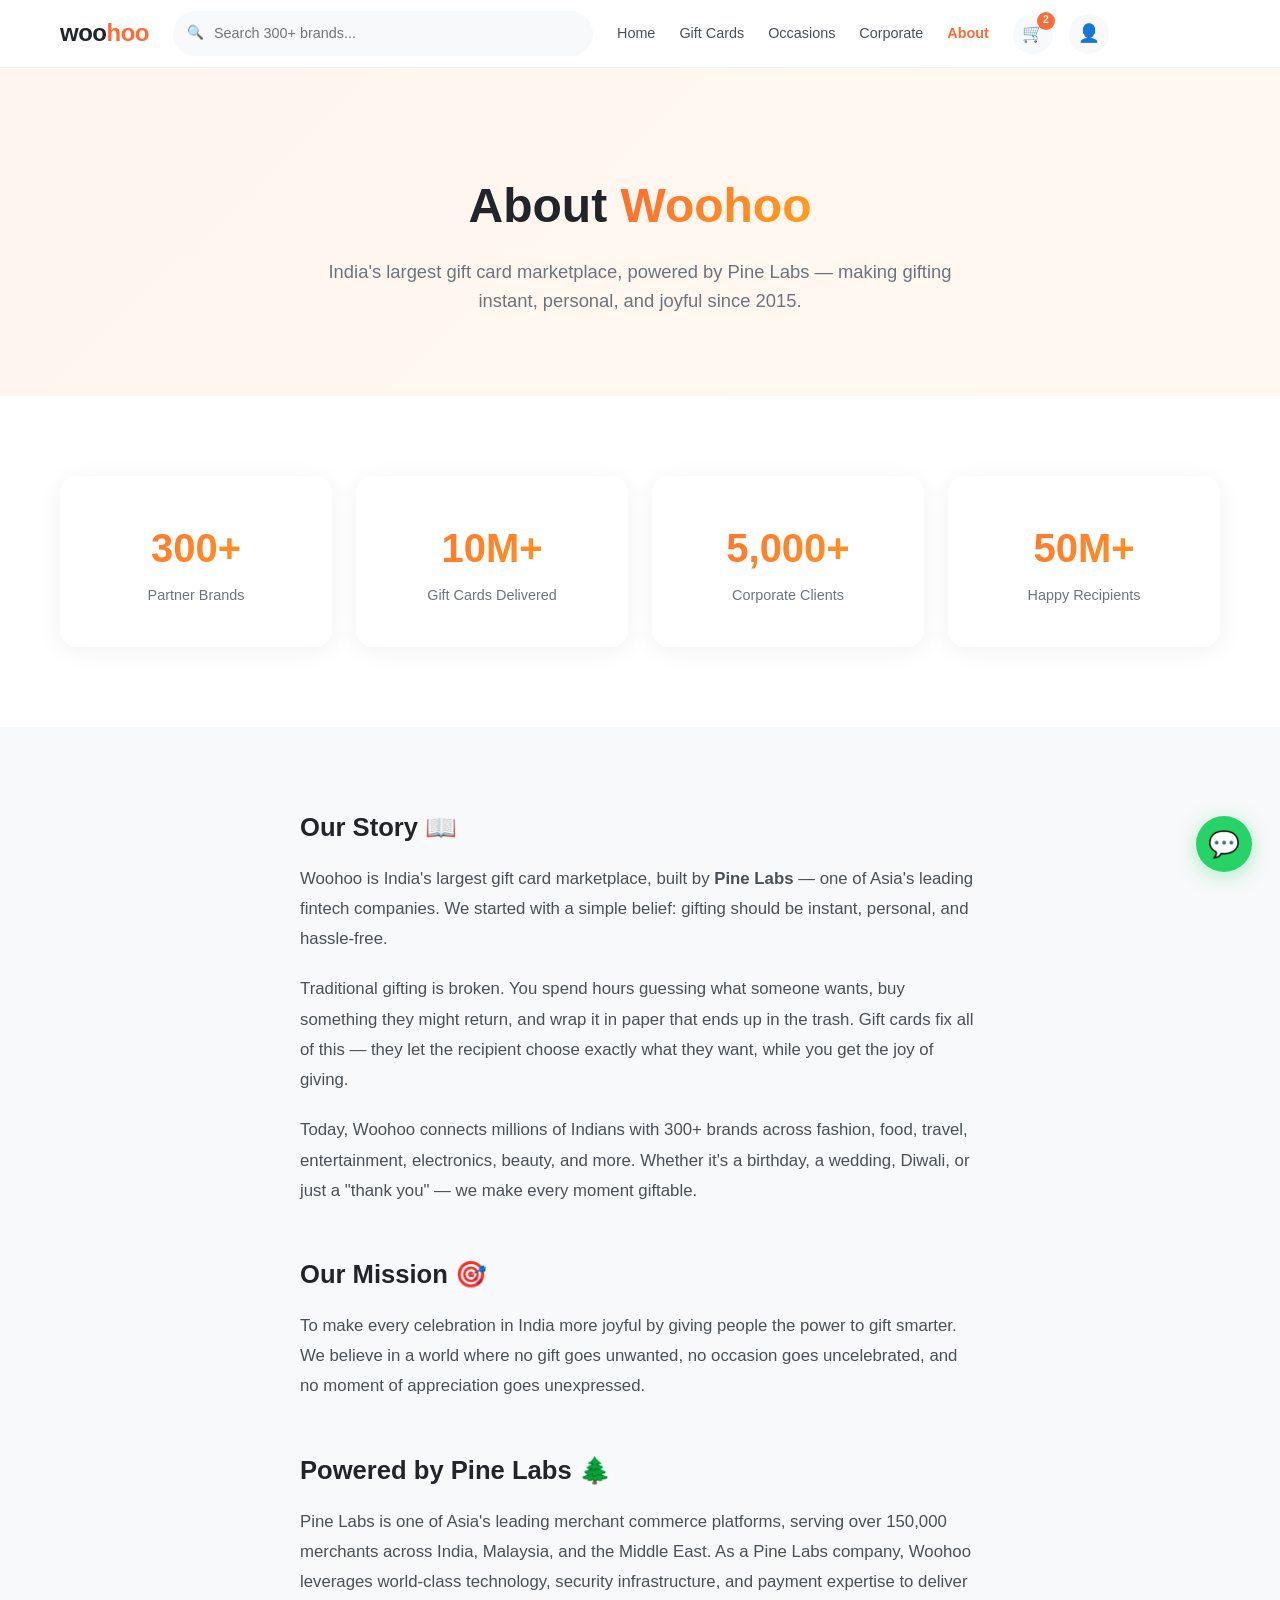
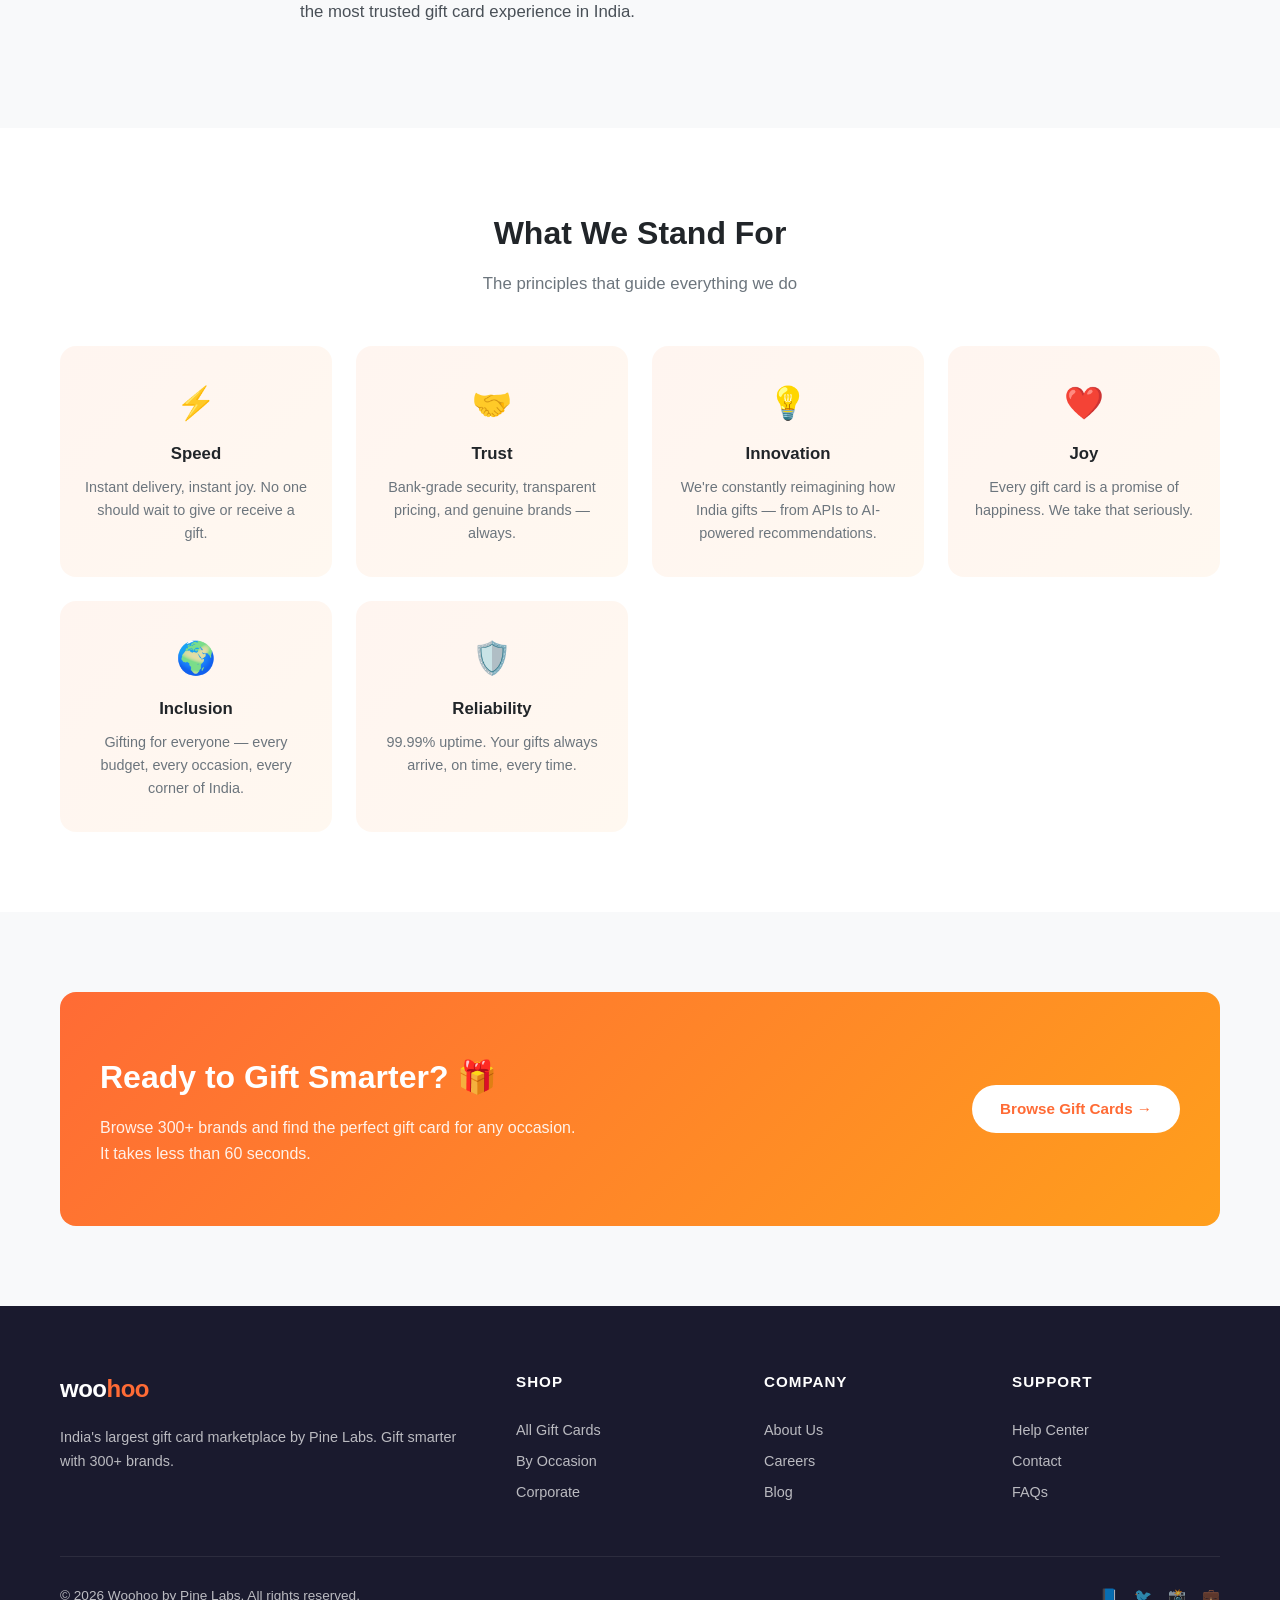
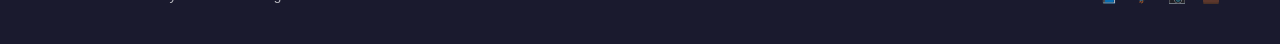
<file: about.html>
<!DOCTYPE html>
<html lang="en">
<head>
  <meta charset="UTF-8">
  <meta name="viewport" content="width=device-width, initial-scale=1.0">
  <title>About Us — Woohoo</title>
  <link rel="stylesheet" href="style.css">
</head>
<body>

<!-- ═══ NAVBAR ═══ -->
<nav class="navbar">
  <div class="nav-inner">
    <a href="index.html" class="nav-logo">woo<span>hoo</span></a>
    <div class="nav-search"><input type="text" placeholder="Search 300+ brands..."></div>
    <div class="nav-links">
      <a href="index.html">Home</a>
      <a href="gift-cards.html">Gift Cards</a>
      <a href="occasions.html">Occasions</a>
      <a href="corporate.html">Corporate</a>
      <a href="about.html" class="active">About</a>
    </div>
    <div class="nav-icons">
      <a href="#" class="nav-icon">🛒<span class="badge">2</span></a>
      <a href="#" class="nav-icon">👤</a>
    </div>
    <button class="hamburger" aria-label="Menu"><span></span><span></span><span></span></button>
  </div>
</nav>
<div class="mobile-menu">
  <a href="index.html">Home</a>
  <a href="gift-cards.html">Gift Cards</a>
  <a href="occasions.html">Occasions</a>
  <a href="corporate.html">Corporate</a>
  <a href="about.html">About</a>
</div>

<!-- ═══ ABOUT HERO ═══ -->
<section class="about-hero">
  <div class="container">
    <h1>About <span class="gradient-text">Woohoo</span></h1>
    <p>India's largest gift card marketplace, powered by Pine Labs — making gifting instant, personal, and joyful since 2015.</p>
  </div>
</section>

<!-- ═══ STATS ═══ -->
<section class="section">
  <div class="container">
    <div class="stats-grid">
      <div class="stat-card">
        <div class="stat-num" data-count="300" data-suffix="+">0</div>
        <p>Partner Brands</p>
      </div>
      <div class="stat-card">
        <div class="stat-num" data-count="10" data-suffix="M+">0</div>
        <p>Gift Cards Delivered</p>
      </div>
      <div class="stat-card">
        <div class="stat-num" data-count="5000" data-suffix="+">0</div>
        <p>Corporate Clients</p>
      </div>
      <div class="stat-card">
        <div class="stat-num" data-count="50" data-suffix="M+">0</div>
        <p>Happy Recipients</p>
      </div>
    </div>
  </div>
</section>

<!-- ═══ OUR STORY ═══ -->
<section class="section" style="background:var(--gray-100);">
  <div class="container about-content">
    <h2>Our Story 📖</h2>
    <p>Woohoo is India's largest gift card marketplace, built by <strong>Pine Labs</strong> — one of Asia's leading fintech companies. We started with a simple belief: gifting should be instant, personal, and hassle-free.</p>
    <p>Traditional gifting is broken. You spend hours guessing what someone wants, buy something they might return, and wrap it in paper that ends up in the trash. Gift cards fix all of this — they let the recipient choose exactly what they want, while you get the joy of giving.</p>
    <p>Today, Woohoo connects millions of Indians with 300+ brands across fashion, food, travel, entertainment, electronics, beauty, and more. Whether it's a birthday, a wedding, Diwali, or just a "thank you" — we make every moment giftable.</p>

    <h2 style="margin-top:48px;">Our Mission 🎯</h2>
    <p>To make every celebration in India more joyful by giving people the power to gift smarter. We believe in a world where no gift goes unwanted, no occasion goes uncelebrated, and no moment of appreciation goes unexpressed.</p>

    <h2 style="margin-top:48px;">Powered by Pine Labs 🌲</h2>
    <p>Pine Labs is one of Asia's leading merchant commerce platforms, serving over 150,000 merchants across India, Malaysia, and the Middle East. As a Pine Labs company, Woohoo leverages world-class technology, security infrastructure, and payment expertise to deliver the most trusted gift card experience in India.</p>
  </div>
</section>

<!-- ═══ VALUES ═══ -->
<section class="section">
  <div class="container">
    <h2 class="section-title">What We Stand For</h2>
    <p class="section-subtitle">The principles that guide everything we do</p>
    <div class="values-grid">
      <div class="value-card">
        <span class="v-emoji">⚡</span>
        <h3>Speed</h3>
        <p>Instant delivery, instant joy. No one should wait to give or receive a gift.</p>
      </div>
      <div class="value-card">
        <span class="v-emoji">🤝</span>
        <h3>Trust</h3>
        <p>Bank-grade security, transparent pricing, and genuine brands — always.</p>
      </div>
      <div class="value-card">
        <span class="v-emoji">💡</span>
        <h3>Innovation</h3>
        <p>We're constantly reimagining how India gifts — from APIs to AI-powered recommendations.</p>
      </div>
      <div class="value-card">
        <span class="v-emoji">❤️</span>
        <h3>Joy</h3>
        <p>Every gift card is a promise of happiness. We take that seriously.</p>
      </div>
      <div class="value-card">
        <span class="v-emoji">🌍</span>
        <h3>Inclusion</h3>
        <p>Gifting for everyone — every budget, every occasion, every corner of India.</p>
      </div>
      <div class="value-card">
        <span class="v-emoji">🛡️</span>
        <h3>Reliability</h3>
        <p>99.99% uptime. Your gifts always arrive, on time, every time.</p>
      </div>
    </div>
  </div>
</section>

<!-- ═══ CTA ═══ -->
<section class="section" style="background:var(--gray-100);">
  <div class="container">
    <div class="cta-banner">
      <div>
        <h2>Ready to Gift Smarter? 🎁</h2>
        <p>Browse 300+ brands and find the perfect gift card for any occasion. It takes less than 60 seconds.</p>
      </div>
      <a href="gift-cards.html" class="btn">Browse Gift Cards →</a>
    </div>
  </div>
</section>

<!-- ═══ FOOTER ═══ -->
<footer class="footer">
  <div class="container">
    <div class="footer-grid">
      <div class="footer-brand">
        <div class="nav-logo">woo<span>hoo</span></div>
        <p>India's largest gift card marketplace by Pine Labs. Gift smarter with 300+ brands.</p>
      </div>
      <div><h4>Shop</h4><a href="gift-cards.html">All Gift Cards</a><a href="occasions.html">By Occasion</a><a href="corporate.html">Corporate</a></div>
      <div><h4>Company</h4><a href="about.html">About Us</a><a href="#">Careers</a><a href="#">Blog</a></div>
      <div><h4>Support</h4><a href="#">Help Center</a><a href="#">Contact</a><a href="#">FAQs</a></div>
    </div>
    <div class="footer-bottom">
      <span>© 2026 Woohoo by Pine Labs. All rights reserved.</span>
      <div class="footer-social"><a href="#">📘</a><a href="#">🐦</a><a href="#">📸</a><a href="#">💼</a></div>
    </div>
  </div>
</footer>

<a href="https://wa.me/919876543210" target="_blank" class="whatsapp-float">💬</a>
<script src="app.js"></script>
</body>
</html>
</file>
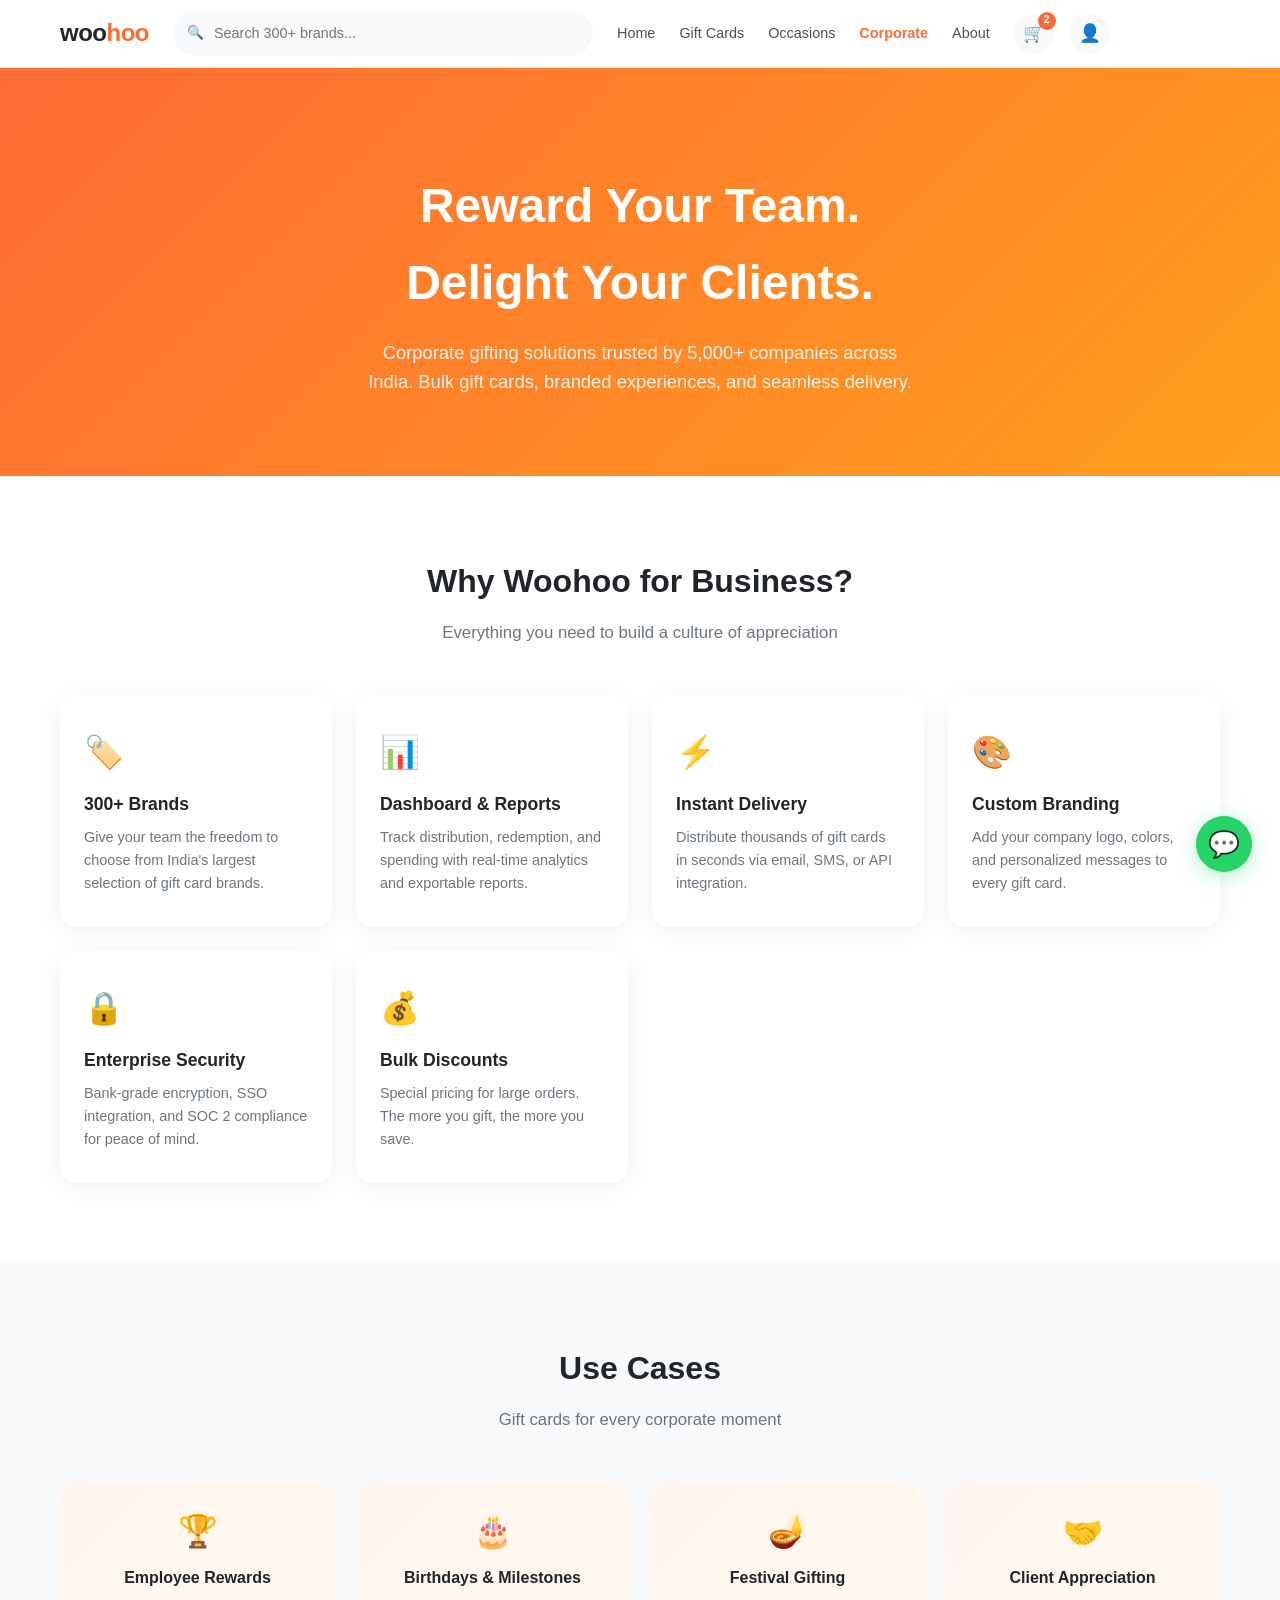
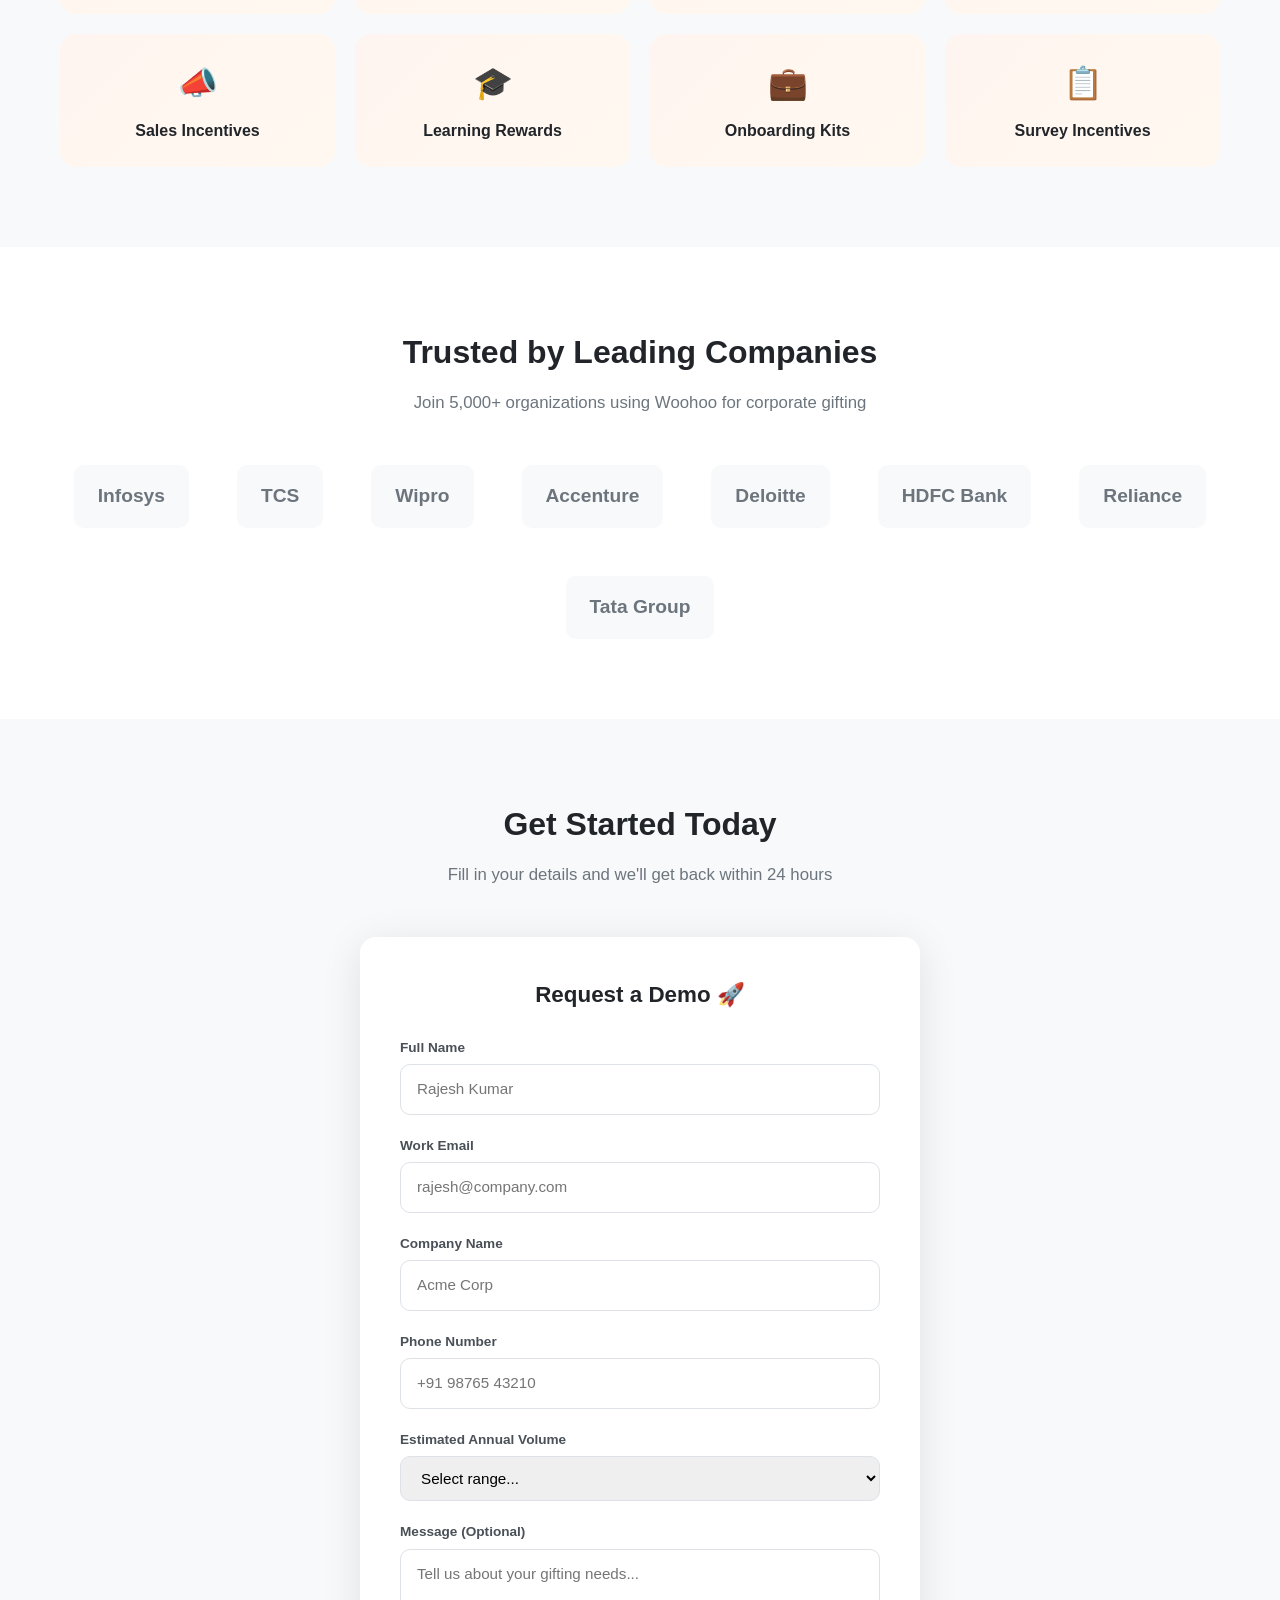
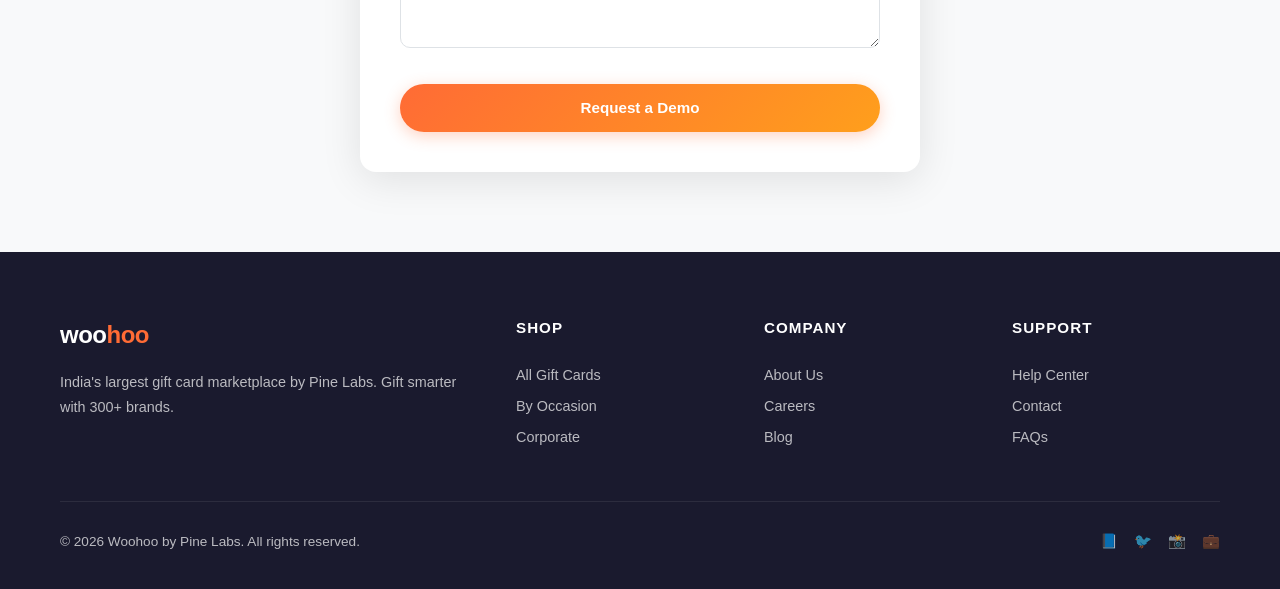
<file: corporate.html>
<!DOCTYPE html>
<html lang="en">
<head>
  <meta charset="UTF-8">
  <meta name="viewport" content="width=device-width, initial-scale=1.0">
  <title>Corporate Gifting — Woohoo</title>
  <link rel="stylesheet" href="style.css">
</head>
<body>

<!-- ═══ NAVBAR ═══ -->
<nav class="navbar">
  <div class="nav-inner">
    <a href="index.html" class="nav-logo">woo<span>hoo</span></a>
    <div class="nav-search"><input type="text" placeholder="Search 300+ brands..."></div>
    <div class="nav-links">
      <a href="index.html">Home</a>
      <a href="gift-cards.html">Gift Cards</a>
      <a href="occasions.html">Occasions</a>
      <a href="corporate.html" class="active">Corporate</a>
      <a href="about.html">About</a>
    </div>
    <div class="nav-icons">
      <a href="#" class="nav-icon">🛒<span class="badge">2</span></a>
      <a href="#" class="nav-icon">👤</a>
    </div>
    <button class="hamburger" aria-label="Menu"><span></span><span></span><span></span></button>
  </div>
</nav>
<div class="mobile-menu">
  <a href="index.html">Home</a>
  <a href="gift-cards.html">Gift Cards</a>
  <a href="occasions.html">Occasions</a>
  <a href="corporate.html">Corporate</a>
  <a href="about.html">About</a>
</div>

<!-- ═══ CORPORATE HERO ═══ -->
<section class="corp-hero">
  <div class="container">
    <h1>Reward Your Team.<br>Delight Your Clients.</h1>
    <p>Corporate gifting solutions trusted by 5,000+ companies across India. Bulk gift cards, branded experiences, and seamless delivery.</p>
  </div>
</section>

<!-- ═══ BENEFITS ═══ -->
<section class="section">
  <div class="container">
    <h2 class="section-title">Why Woohoo for Business?</h2>
    <p class="section-subtitle">Everything you need to build a culture of appreciation</p>
    <div class="benefits-grid">
      <div class="benefit-card">
        <span class="b-emoji">🏷️</span>
        <h3>300+ Brands</h3>
        <p>Give your team the freedom to choose from India's largest selection of gift card brands.</p>
      </div>
      <div class="benefit-card">
        <span class="b-emoji">📊</span>
        <h3>Dashboard & Reports</h3>
        <p>Track distribution, redemption, and spending with real-time analytics and exportable reports.</p>
      </div>
      <div class="benefit-card">
        <span class="b-emoji">⚡</span>
        <h3>Instant Delivery</h3>
        <p>Distribute thousands of gift cards in seconds via email, SMS, or API integration.</p>
      </div>
      <div class="benefit-card">
        <span class="b-emoji">🎨</span>
        <h3>Custom Branding</h3>
        <p>Add your company logo, colors, and personalized messages to every gift card.</p>
      </div>
      <div class="benefit-card">
        <span class="b-emoji">🔒</span>
        <h3>Enterprise Security</h3>
        <p>Bank-grade encryption, SSO integration, and SOC 2 compliance for peace of mind.</p>
      </div>
      <div class="benefit-card">
        <span class="b-emoji">💰</span>
        <h3>Bulk Discounts</h3>
        <p>Special pricing for large orders. The more you gift, the more you save.</p>
      </div>
    </div>
  </div>
</section>

<!-- ═══ USE CASES ═══ -->
<section class="section" style="background:var(--gray-100);">
  <div class="container">
    <h2 class="section-title">Use Cases</h2>
    <p class="section-subtitle">Gift cards for every corporate moment</p>
    <div class="use-cases">
      <div class="use-case">
        <span class="uc-emoji">🏆</span>
        <h4>Employee Rewards</h4>
      </div>
      <div class="use-case">
        <span class="uc-emoji">🎂</span>
        <h4>Birthdays & Milestones</h4>
      </div>
      <div class="use-case">
        <span class="uc-emoji">🪔</span>
        <h4>Festival Gifting</h4>
      </div>
      <div class="use-case">
        <span class="uc-emoji">🤝</span>
        <h4>Client Appreciation</h4>
      </div>
      <div class="use-case">
        <span class="uc-emoji">📣</span>
        <h4>Sales Incentives</h4>
      </div>
      <div class="use-case">
        <span class="uc-emoji">🎓</span>
        <h4>Learning Rewards</h4>
      </div>
      <div class="use-case">
        <span class="uc-emoji">💼</span>
        <h4>Onboarding Kits</h4>
      </div>
      <div class="use-case">
        <span class="uc-emoji">📋</span>
        <h4>Survey Incentives</h4>
      </div>
    </div>
  </div>
</section>

<!-- ═══ TRUSTED BY ═══ -->
<section class="section">
  <div class="container">
    <h2 class="section-title">Trusted by Leading Companies</h2>
    <p class="section-subtitle">Join 5,000+ organizations using Woohoo for corporate gifting</p>
    <div class="trusted-logos">
      <div class="trusted-logo">Infosys</div>
      <div class="trusted-logo">TCS</div>
      <div class="trusted-logo">Wipro</div>
      <div class="trusted-logo">Accenture</div>
      <div class="trusted-logo">Deloitte</div>
      <div class="trusted-logo">HDFC Bank</div>
      <div class="trusted-logo">Reliance</div>
      <div class="trusted-logo">Tata Group</div>
    </div>
  </div>
</section>

<!-- ═══ DEMO FORM ═══ -->
<section class="section" style="background:var(--gray-100);">
  <div class="container">
    <h2 class="section-title">Get Started Today</h2>
    <p class="section-subtitle">Fill in your details and we'll get back within 24 hours</p>
    <form class="demo-form" id="demo-form">
      <h3>Request a Demo 🚀</h3>
      <div class="form-group">
        <label>Full Name</label>
        <input type="text" placeholder="Rajesh Kumar" required>
      </div>
      <div class="form-group">
        <label>Work Email</label>
        <input type="email" placeholder="rajesh@company.com" required>
      </div>
      <div class="form-group">
        <label>Company Name</label>
        <input type="text" placeholder="Acme Corp" required>
      </div>
      <div class="form-group">
        <label>Phone Number</label>
        <input type="tel" placeholder="+91 98765 43210">
      </div>
      <div class="form-group">
        <label>Estimated Annual Volume</label>
        <select required>
          <option value="">Select range...</option>
          <option>Under ₹5 Lakh</option>
          <option>₹5 Lakh - ₹25 Lakh</option>
          <option>₹25 Lakh - ₹1 Crore</option>
          <option>₹1 Crore - ₹5 Crore</option>
          <option>Above ₹5 Crore</option>
        </select>
      </div>
      <div class="form-group">
        <label>Message (Optional)</label>
        <textarea rows="3" placeholder="Tell us about your gifting needs..."></textarea>
      </div>
      <button type="submit" class="btn btn-primary">Request a Demo</button>
    </form>
  </div>
</section>

<!-- ═══ FOOTER ═══ -->
<footer class="footer">
  <div class="container">
    <div class="footer-grid">
      <div class="footer-brand">
        <div class="nav-logo">woo<span>hoo</span></div>
        <p>India's largest gift card marketplace by Pine Labs. Gift smarter with 300+ brands.</p>
      </div>
      <div><h4>Shop</h4><a href="gift-cards.html">All Gift Cards</a><a href="occasions.html">By Occasion</a><a href="corporate.html">Corporate</a></div>
      <div><h4>Company</h4><a href="about.html">About Us</a><a href="#">Careers</a><a href="#">Blog</a></div>
      <div><h4>Support</h4><a href="#">Help Center</a><a href="#">Contact</a><a href="#">FAQs</a></div>
    </div>
    <div class="footer-bottom">
      <span>© 2026 Woohoo by Pine Labs. All rights reserved.</span>
      <div class="footer-social"><a href="#">📘</a><a href="#">🐦</a><a href="#">📸</a><a href="#">💼</a></div>
    </div>
  </div>
</footer>

<a href="https://wa.me/919876543210" target="_blank" class="whatsapp-float">💬</a>
<script src="app.js"></script>
</body>
</html>
</file>
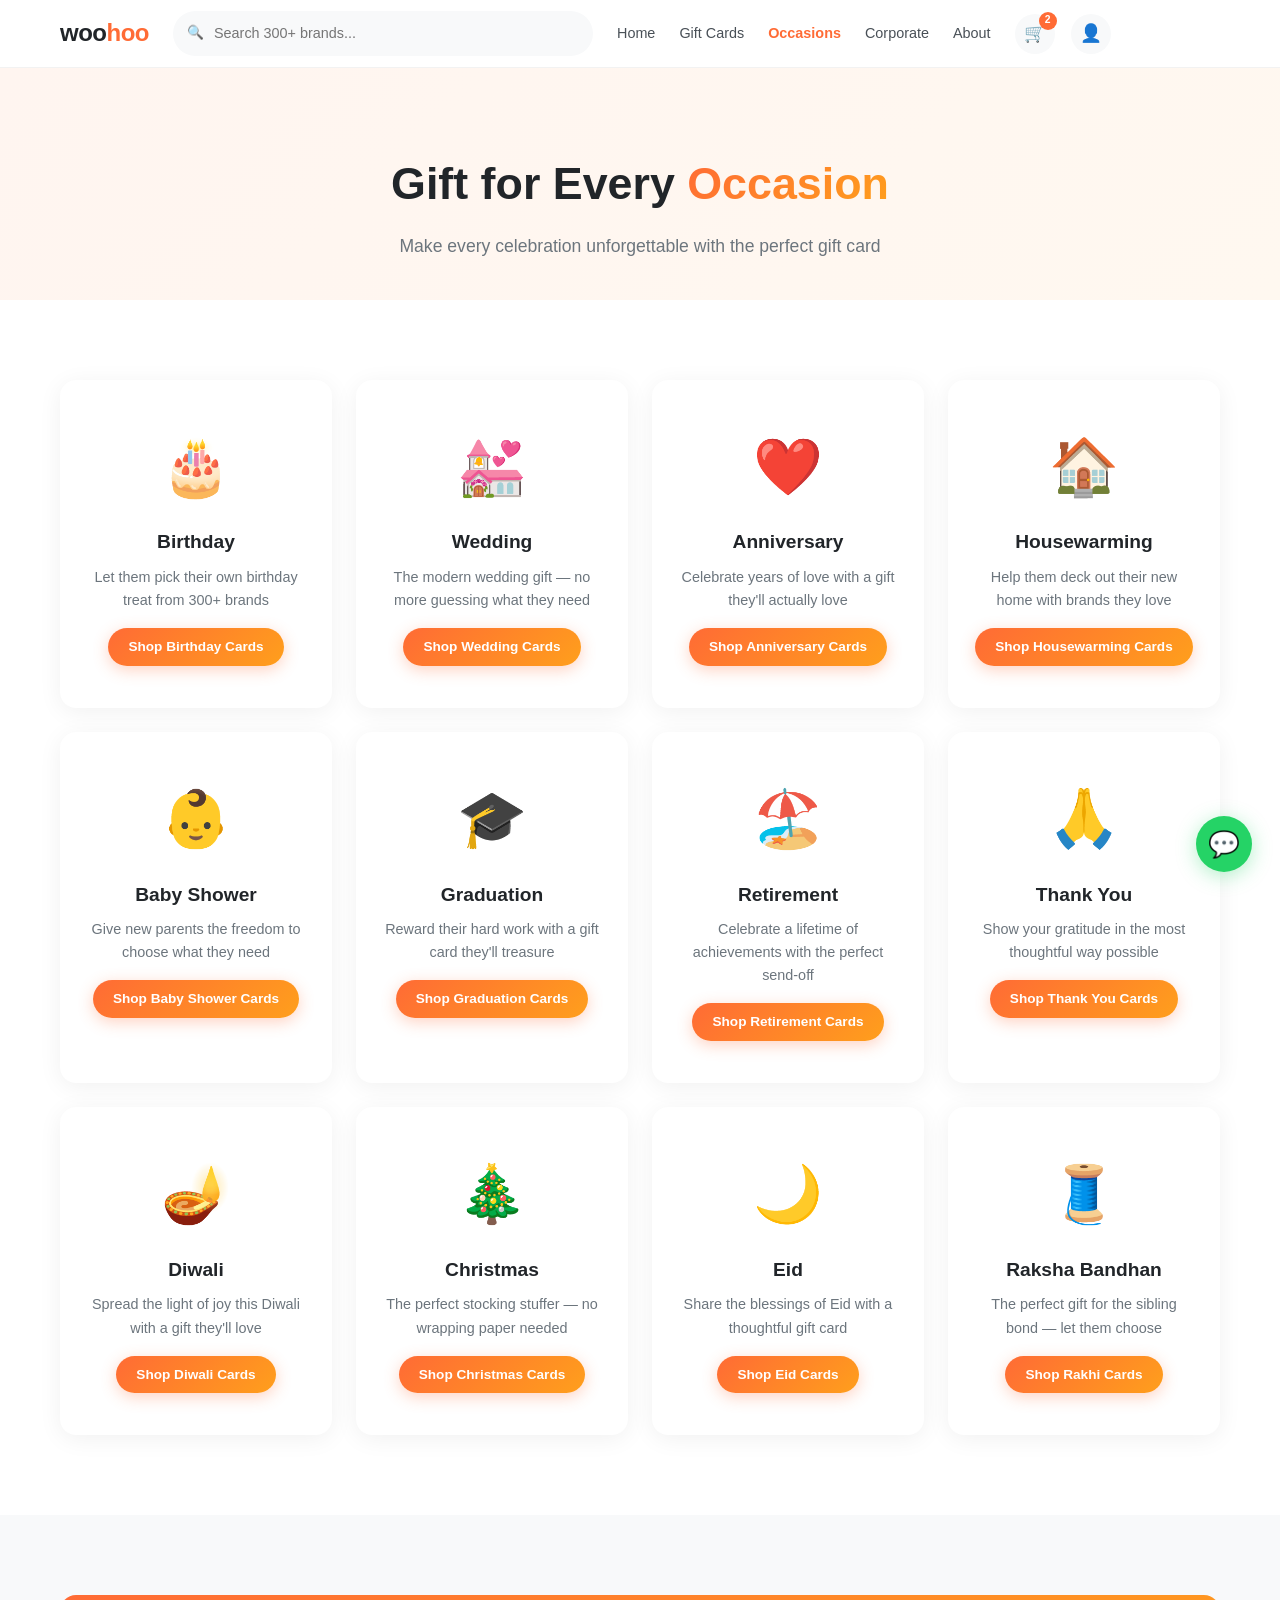
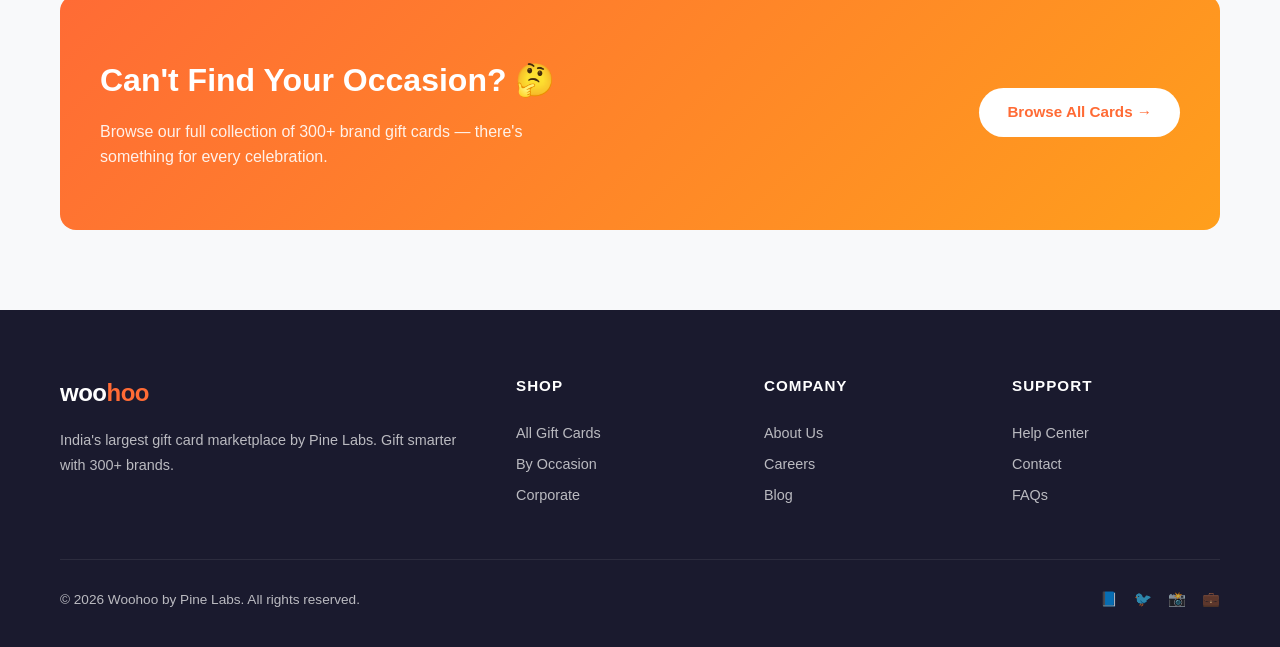
<file: occasions.html>
<!DOCTYPE html>
<html lang="en">
<head>
  <meta charset="UTF-8">
  <meta name="viewport" content="width=device-width, initial-scale=1.0">
  <title>Gift by Occasion — Woohoo</title>
  <link rel="stylesheet" href="style.css">
</head>
<body>

<!-- ═══ NAVBAR ═══ -->
<nav class="navbar">
  <div class="nav-inner">
    <a href="index.html" class="nav-logo">woo<span>hoo</span></a>
    <div class="nav-search"><input type="text" placeholder="Search 300+ brands..."></div>
    <div class="nav-links">
      <a href="index.html">Home</a>
      <a href="gift-cards.html">Gift Cards</a>
      <a href="occasions.html" class="active">Occasions</a>
      <a href="corporate.html">Corporate</a>
      <a href="about.html">About</a>
    </div>
    <div class="nav-icons">
      <a href="#" class="nav-icon">🛒<span class="badge">2</span></a>
      <a href="#" class="nav-icon">👤</a>
    </div>
    <button class="hamburger" aria-label="Menu"><span></span><span></span><span></span></button>
  </div>
</nav>
<div class="mobile-menu">
  <a href="index.html">Home</a>
  <a href="gift-cards.html">Gift Cards</a>
  <a href="occasions.html">Occasions</a>
  <a href="corporate.html">Corporate</a>
  <a href="about.html">About</a>
</div>

<!-- ═══ HERO ═══ -->
<section class="occasions-hero">
  <div class="container">
    <h1>Gift for Every <span class="gradient-text">Occasion</span></h1>
    <p>Make every celebration unforgettable with the perfect gift card</p>
  </div>
</section>

<!-- ═══ OCCASIONS GRID ═══ -->
<section class="section">
  <div class="container">
    <div class="occ-detail-grid">

      <div class="occ-detail-card">
        <span class="occ-big-emoji">🎂</span>
        <h3>Birthday</h3>
        <p>Let them pick their own birthday treat from 300+ brands</p>
        <a href="gift-cards.html" class="btn btn-primary btn-sm">Shop Birthday Cards</a>
      </div>

      <div class="occ-detail-card">
        <span class="occ-big-emoji">💒</span>
        <h3>Wedding</h3>
        <p>The modern wedding gift — no more guessing what they need</p>
        <a href="gift-cards.html" class="btn btn-primary btn-sm">Shop Wedding Cards</a>
      </div>

      <div class="occ-detail-card">
        <span class="occ-big-emoji">❤️</span>
        <h3>Anniversary</h3>
        <p>Celebrate years of love with a gift they'll actually love</p>
        <a href="gift-cards.html" class="btn btn-primary btn-sm">Shop Anniversary Cards</a>
      </div>

      <div class="occ-detail-card">
        <span class="occ-big-emoji">🏠</span>
        <h3>Housewarming</h3>
        <p>Help them deck out their new home with brands they love</p>
        <a href="gift-cards.html" class="btn btn-primary btn-sm">Shop Housewarming Cards</a>
      </div>

      <div class="occ-detail-card">
        <span class="occ-big-emoji">👶</span>
        <h3>Baby Shower</h3>
        <p>Give new parents the freedom to choose what they need</p>
        <a href="gift-cards.html" class="btn btn-primary btn-sm">Shop Baby Shower Cards</a>
      </div>

      <div class="occ-detail-card">
        <span class="occ-big-emoji">🎓</span>
        <h3>Graduation</h3>
        <p>Reward their hard work with a gift card they'll treasure</p>
        <a href="gift-cards.html" class="btn btn-primary btn-sm">Shop Graduation Cards</a>
      </div>

      <div class="occ-detail-card">
        <span class="occ-big-emoji">🏖️</span>
        <h3>Retirement</h3>
        <p>Celebrate a lifetime of achievements with the perfect send-off</p>
        <a href="gift-cards.html" class="btn btn-primary btn-sm">Shop Retirement Cards</a>
      </div>

      <div class="occ-detail-card">
        <span class="occ-big-emoji">🙏</span>
        <h3>Thank You</h3>
        <p>Show your gratitude in the most thoughtful way possible</p>
        <a href="gift-cards.html" class="btn btn-primary btn-sm">Shop Thank You Cards</a>
      </div>

      <div class="occ-detail-card">
        <span class="occ-big-emoji">🪔</span>
        <h3>Diwali</h3>
        <p>Spread the light of joy this Diwali with a gift they'll love</p>
        <a href="gift-cards.html" class="btn btn-primary btn-sm">Shop Diwali Cards</a>
      </div>

      <div class="occ-detail-card">
        <span class="occ-big-emoji">🎄</span>
        <h3>Christmas</h3>
        <p>The perfect stocking stuffer — no wrapping paper needed</p>
        <a href="gift-cards.html" class="btn btn-primary btn-sm">Shop Christmas Cards</a>
      </div>

      <div class="occ-detail-card">
        <span class="occ-big-emoji">🌙</span>
        <h3>Eid</h3>
        <p>Share the blessings of Eid with a thoughtful gift card</p>
        <a href="gift-cards.html" class="btn btn-primary btn-sm">Shop Eid Cards</a>
      </div>

      <div class="occ-detail-card">
        <span class="occ-big-emoji">🧵</span>
        <h3>Raksha Bandhan</h3>
        <p>The perfect gift for the sibling bond — let them choose</p>
        <a href="gift-cards.html" class="btn btn-primary btn-sm">Shop Rakhi Cards</a>
      </div>

    </div>
  </div>
</section>

<!-- ═══ CTA ═══ -->
<section class="section" style="background:var(--gray-100);">
  <div class="container">
    <div class="cta-banner">
      <div>
        <h2>Can't Find Your Occasion? 🤔</h2>
        <p>Browse our full collection of 300+ brand gift cards — there's something for every celebration.</p>
      </div>
      <a href="gift-cards.html" class="btn">Browse All Cards →</a>
    </div>
  </div>
</section>

<!-- ═══ FOOTER ═══ -->
<footer class="footer">
  <div class="container">
    <div class="footer-grid">
      <div class="footer-brand">
        <div class="nav-logo">woo<span>hoo</span></div>
        <p>India's largest gift card marketplace by Pine Labs. Gift smarter with 300+ brands.</p>
      </div>
      <div><h4>Shop</h4><a href="gift-cards.html">All Gift Cards</a><a href="occasions.html">By Occasion</a><a href="corporate.html">Corporate</a></div>
      <div><h4>Company</h4><a href="about.html">About Us</a><a href="#">Careers</a><a href="#">Blog</a></div>
      <div><h4>Support</h4><a href="#">Help Center</a><a href="#">Contact</a><a href="#">FAQs</a></div>
    </div>
    <div class="footer-bottom">
      <span>© 2026 Woohoo by Pine Labs. All rights reserved.</span>
      <div class="footer-social"><a href="#">📘</a><a href="#">🐦</a><a href="#">📸</a><a href="#">💼</a></div>
    </div>
  </div>
</footer>

<a href="https://wa.me/919876543210" target="_blank" class="whatsapp-float">💬</a>
<script src="app.js"></script>
</body>
</html>
</file>
<file: style.css>
/* ===== WOOHOO.IN REDESIGN — style.css ===== */

/* ---------- Reset & Base ---------- */
*, *::before, *::after { box-sizing: border-box; margin: 0; padding: 0; }

:root {
  --coral: #FF6B35;
  --orange: #FF9F1C;
  --gradient: linear-gradient(135deg, #FF6B35, #FF9F1C);
  --gradient-soft: linear-gradient(135deg, #FFF5F0, #FFF8F0);
  --dark: #1A1A2E;
  --gray-900: #212529;
  --gray-700: #495057;
  --gray-500: #6C757D;
  --gray-300: #DEE2E6;
  --gray-100: #F8F9FA;
  --white: #FFFFFF;
  --green: #2ECC71;
  --radius: 16px;
  --radius-sm: 10px;
  --shadow: 0 4px 24px rgba(0,0,0,0.06);
  --shadow-lg: 0 8px 40px rgba(0,0,0,0.10);
  --shadow-glass: 0 8px 32px rgba(255,107,53,0.10);
  --font: -apple-system, BlinkMacSystemFont, "Segoe UI", Roboto, Helvetica, Arial, sans-serif;
  --max-w: 1200px;
  --nav-h: 68px;
  --transition: 0.25s cubic-bezier(.4,0,.2,1);
}

html { scroll-behavior: smooth; }
body {
  font-family: var(--font);
  color: var(--gray-900);
  background: var(--white);
  line-height: 1.6;
  -webkit-font-smoothing: antialiased;
}
a { text-decoration: none; color: inherit; }
ul { list-style: none; }
img { max-width: 100%; display: block; }
button, input, select, textarea { font: inherit; border: none; outline: none; }
button { cursor: pointer; }

/* ---------- Utility ---------- */
.container { max-width: var(--max-w); margin: 0 auto; padding: 0 20px; }
.section { padding: 80px 0; }
.section-title {
  font-size: 2rem;
  font-weight: 800;
  text-align: center;
  margin-bottom: 12px;
}
.section-subtitle {
  text-align: center;
  color: var(--gray-500);
  margin-bottom: 48px;
  font-size: 1.05rem;
}
.gradient-text {
  background: var(--gradient);
  -webkit-background-clip: text;
  -webkit-text-fill-color: transparent;
  background-clip: text;
}
.btn {
  display: inline-flex;
  align-items: center;
  gap: 8px;
  padding: 12px 28px;
  border-radius: 50px;
  font-weight: 600;
  font-size: 0.95rem;
  transition: var(--transition);
}
.btn-primary {
  background: var(--gradient);
  color: var(--white);
  box-shadow: 0 4px 16px rgba(255,107,53,0.3);
}
.btn-primary:hover {
  transform: translateY(-2px);
  box-shadow: 0 6px 24px rgba(255,107,53,0.4);
}
.btn-outline {
  border: 2px solid var(--coral);
  color: var(--coral);
  background: transparent;
}
.btn-outline:hover {
  background: var(--gradient);
  color: var(--white);
  border-color: transparent;
}
.btn-sm { padding: 8px 20px; font-size: 0.85rem; }

/* ---------- Navbar ---------- */
.navbar {
  position: sticky;
  top: 0;
  z-index: 1000;
  background: rgba(255,255,255,0.92);
  backdrop-filter: blur(16px);
  -webkit-backdrop-filter: blur(16px);
  border-bottom: 1px solid rgba(0,0,0,0.05);
  height: var(--nav-h);
}
.nav-inner {
  max-width: var(--max-w);
  margin: 0 auto;
  padding: 0 20px;
  display: flex;
  align-items: center;
  height: 100%;
  gap: 24px;
}
.nav-logo {
  font-size: 1.5rem;
  font-weight: 900;
  letter-spacing: -0.5px;
  flex-shrink: 0;
}
.nav-logo span { color: var(--coral); }
.nav-search {
  flex: 1;
  max-width: 420px;
  position: relative;
}
.nav-search input {
  width: 100%;
  padding: 10px 16px 10px 40px;
  border-radius: 50px;
  background: var(--gray-100);
  border: 1px solid transparent;
  transition: var(--transition);
  font-size: 0.9rem;
}
.nav-search input:focus {
  border-color: var(--coral);
  background: var(--white);
  box-shadow: 0 0 0 3px rgba(255,107,53,0.1);
}
.nav-search::before {
  content: "🔍";
  position: absolute;
  left: 14px;
  top: 50%;
  transform: translateY(-50%);
  font-size: 0.85rem;
}
.nav-links {
  display: flex;
  align-items: center;
  gap: 24px;
}
.nav-links a {
  font-size: 0.9rem;
  font-weight: 500;
  color: var(--gray-700);
  transition: var(--transition);
  white-space: nowrap;
}
.nav-links a:hover { color: var(--coral); }
.nav-links a.active { color: var(--coral); font-weight: 600; }
.nav-icons {
  display: flex;
  align-items: center;
  gap: 16px;
  flex-shrink: 0;
}
.nav-icon {
  width: 40px;
  height: 40px;
  display: flex;
  align-items: center;
  justify-content: center;
  border-radius: 50%;
  background: var(--gray-100);
  font-size: 1.1rem;
  transition: var(--transition);
  position: relative;
}
.nav-icon:hover { background: #FFF0E8; }
.nav-icon .badge {
  position: absolute;
  top: -2px; right: -2px;
  width: 18px; height: 18px;
  border-radius: 50%;
  background: var(--coral);
  color: var(--white);
  font-size: 0.65rem;
  font-weight: 700;
  display: flex; align-items: center; justify-content: center;
}
.hamburger {
  display: none;
  flex-direction: column;
  gap: 5px;
  background: none;
  padding: 8px;
}
.hamburger span {
  width: 22px;
  height: 2px;
  background: var(--gray-900);
  border-radius: 2px;
  transition: var(--transition);
}
.mobile-menu {
  display: none;
  position: fixed;
  top: var(--nav-h);
  left: 0; right: 0; bottom: 0;
  background: var(--white);
  z-index: 999;
  padding: 24px;
  flex-direction: column;
  gap: 8px;
}
.mobile-menu.open { display: flex; }
.mobile-menu a {
  padding: 14px 0;
  font-size: 1.1rem;
  font-weight: 500;
  border-bottom: 1px solid var(--gray-100);
}

/* ---------- Hero ---------- */
.hero {
  padding: 100px 0 80px;
  text-align: center;
  background: var(--gradient-soft);
  position: relative;
  overflow: hidden;
}
.hero::before {
  content: "";
  position: absolute;
  width: 400px; height: 400px;
  border-radius: 50%;
  background: rgba(255,107,53,0.06);
  top: -100px; right: -100px;
}
.hero::after {
  content: "";
  position: absolute;
  width: 300px; height: 300px;
  border-radius: 50%;
  background: rgba(255,159,28,0.05);
  bottom: -80px; left: -80px;
}
.hero-content { position: relative; z-index: 1; }
.hero h1 {
  font-size: 3.5rem;
  font-weight: 900;
  line-height: 1.15;
  margin-bottom: 20px;
  letter-spacing: -1px;
}
.hero p {
  font-size: 1.2rem;
  color: var(--gray-500);
  max-width: 560px;
  margin: 0 auto 36px;
}
.hero-search {
  max-width: 520px;
  margin: 0 auto;
  position: relative;
}
.hero-search input {
  width: 100%;
  padding: 18px 140px 18px 24px;
  border-radius: 60px;
  background: var(--white);
  box-shadow: var(--shadow-lg);
  font-size: 1rem;
  border: 2px solid transparent;
  transition: var(--transition);
}
.hero-search input:focus {
  border-color: var(--coral);
}
.hero-search button {
  position: absolute;
  right: 6px;
  top: 50%;
  transform: translateY(-50%);
  padding: 12px 28px;
  border-radius: 50px;
  background: var(--gradient);
  color: var(--white);
  font-weight: 600;
  font-size: 0.9rem;
  box-shadow: 0 4px 12px rgba(255,107,53,0.3);
  transition: var(--transition);
}
.hero-search button:hover { box-shadow: 0 6px 20px rgba(255,107,53,0.4); }
.hero-tags {
  display: flex;
  flex-wrap: wrap;
  gap: 8px;
  justify-content: center;
  margin-top: 24px;
}
.hero-tags span {
  padding: 6px 14px;
  border-radius: 50px;
  background: var(--white);
  font-size: 0.8rem;
  color: var(--gray-500);
  box-shadow: 0 2px 8px rgba(0,0,0,0.04);
}

/* ---------- Card Grid ---------- */
.card-grid {
  display: grid;
  grid-template-columns: repeat(auto-fill, minmax(200px, 1fr));
  gap: 20px;
}
.card {
  background: var(--white);
  border-radius: var(--radius);
  padding: 28px 20px;
  text-align: center;
  box-shadow: var(--shadow);
  transition: var(--transition);
  border: 1px solid rgba(0,0,0,0.04);
  cursor: pointer;
}
.card:hover {
  transform: translateY(-6px);
  box-shadow: var(--shadow-glass);
}
.card-emoji {
  font-size: 2.8rem;
  margin-bottom: 12px;
  display: block;
}
.card-name {
  font-weight: 700;
  font-size: 1rem;
  margin-bottom: 4px;
}
.card-price {
  font-size: 0.85rem;
  color: var(--gray-500);
  margin-bottom: 8px;
}
.card-stars {
  color: #FFB800;
  font-size: 0.8rem;
  margin-bottom: 12px;
}
.card .btn { width: 100%; justify-content: center; }

/* ---------- Categories ---------- */
.cat-grid {
  display: grid;
  grid-template-columns: repeat(auto-fill, minmax(140px, 1fr));
  gap: 16px;
}
.cat-card {
  background: var(--gradient-soft);
  border-radius: var(--radius);
  padding: 28px 16px;
  text-align: center;
  transition: var(--transition);
  cursor: pointer;
  border: 1px solid transparent;
}
.cat-card:hover {
  border-color: var(--coral);
  transform: translateY(-4px);
  box-shadow: var(--shadow-glass);
}
.cat-card .cat-emoji { font-size: 2rem; margin-bottom: 8px; display: block; }
.cat-card .cat-name { font-weight: 600; font-size: 0.9rem; }

/* ---------- How It Works ---------- */
.steps {
  display: grid;
  grid-template-columns: repeat(3, 1fr);
  gap: 32px;
  position: relative;
}
.steps::before {
  content: "";
  position: absolute;
  top: 48px;
  left: 20%;
  right: 20%;
  height: 2px;
  background: var(--gray-300);
}
.step {
  text-align: center;
  position: relative;
  z-index: 1;
}
.step-num {
  width: 64px; height: 64px;
  border-radius: 50%;
  background: var(--gradient);
  color: var(--white);
  font-size: 1.4rem;
  font-weight: 800;
  display: flex; align-items: center; justify-content: center;
  margin: 0 auto 20px;
  box-shadow: 0 4px 16px rgba(255,107,53,0.25);
}
.step-emoji { font-size: 2rem; margin-bottom: 8px; display: block; }
.step h3 { font-size: 1.1rem; margin-bottom: 8px; }
.step p { color: var(--gray-500); font-size: 0.9rem; }

/* ---------- Occasions ---------- */
.occasion-grid {
  display: grid;
  grid-template-columns: repeat(auto-fill, minmax(170px, 1fr));
  gap: 16px;
}
.occasion-card {
  background: var(--white);
  border-radius: var(--radius);
  padding: 32px 16px;
  text-align: center;
  box-shadow: var(--shadow);
  transition: var(--transition);
  cursor: pointer;
  border: 2px solid transparent;
}
.occasion-card:hover {
  border-color: var(--coral);
  transform: translateY(-4px);
}
.occasion-card .occ-emoji { font-size: 2.4rem; margin-bottom: 10px; display: block; }
.occasion-card .occ-name { font-weight: 700; font-size: 0.95rem; }

/* ---------- CTA Banner ---------- */
.cta-banner {
  background: var(--gradient);
  border-radius: var(--radius);
  padding: 60px 40px;
  display: flex;
  align-items: center;
  justify-content: space-between;
  gap: 32px;
  color: var(--white);
}
.cta-banner h2 { font-size: 2rem; font-weight: 800; margin-bottom: 12px; }
.cta-banner p { opacity: 0.9; max-width: 480px; }
.cta-banner .btn {
  background: var(--white);
  color: var(--coral);
  flex-shrink: 0;
}
.cta-banner .btn:hover { box-shadow: 0 6px 24px rgba(0,0,0,0.15); }

/* ---------- Trust Badges ---------- */
.trust-grid {
  display: grid;
  grid-template-columns: repeat(4, 1fr);
  gap: 24px;
}
.trust-item {
  text-align: center;
  padding: 32px 16px;
}
.trust-item .trust-emoji { font-size: 2.4rem; margin-bottom: 12px; display: block; }
.trust-item h4 { font-size: 1.1rem; margin-bottom: 4px; }
.trust-item p { color: var(--gray-500); font-size: 0.85rem; }

/* ---------- Footer ---------- */
.footer {
  background: var(--dark);
  color: rgba(255,255,255,0.7);
  padding: 64px 0 32px;
}
.footer-grid {
  display: grid;
  grid-template-columns: 2fr 1fr 1fr 1fr;
  gap: 40px;
  margin-bottom: 48px;
}
.footer-brand .nav-logo { color: var(--white); margin-bottom: 16px; }
.footer-brand p { font-size: 0.9rem; line-height: 1.7; }
.footer h4 {
  color: var(--white);
  font-size: 0.95rem;
  margin-bottom: 20px;
  text-transform: uppercase;
  letter-spacing: 1px;
}
.footer a {
  display: block;
  padding: 4px 0;
  font-size: 0.9rem;
  transition: var(--transition);
}
.footer a:hover { color: var(--coral); }
.footer-bottom {
  border-top: 1px solid rgba(255,255,255,0.08);
  padding-top: 24px;
  display: flex;
  justify-content: space-between;
  align-items: center;
  font-size: 0.85rem;
}
.footer-social { display: flex; gap: 16px; font-size: 1.2rem; }

/* ---------- WhatsApp Float ---------- */
.whatsapp-float {
  position: fixed;
  bottom: 28px;
  right: 28px;
  width: 56px;
  height: 56px;
  border-radius: 50%;
  background: #25D366;
  color: var(--white);
  display: flex;
  align-items: center;
  justify-content: center;
  font-size: 1.6rem;
  box-shadow: 0 4px 20px rgba(37,211,102,0.35);
  z-index: 900;
  transition: var(--transition);
}
.whatsapp-float:hover { transform: scale(1.1); }

/* ---------- Browse Page ---------- */
.browse-layout {
  display: grid;
  grid-template-columns: 260px 1fr;
  gap: 32px;
  padding-top: 32px;
}
.filter-sidebar {
  position: sticky;
  top: calc(var(--nav-h) + 20px);
  align-self: start;
}
.filter-group { margin-bottom: 28px; }
.filter-group h4 {
  font-size: 0.9rem;
  font-weight: 700;
  text-transform: uppercase;
  letter-spacing: 0.5px;
  margin-bottom: 12px;
  color: var(--gray-700);
}
.filter-group label {
  display: flex;
  align-items: center;
  gap: 8px;
  padding: 6px 0;
  font-size: 0.9rem;
  color: var(--gray-700);
  cursor: pointer;
}
.filter-group input[type="checkbox"] {
  accent-color: var(--coral);
  width: 16px; height: 16px;
}
.filter-group input[type="range"] {
  width: 100%;
  accent-color: var(--coral);
}
.browse-top {
  display: flex;
  justify-content: space-between;
  align-items: center;
  margin-bottom: 24px;
  flex-wrap: wrap;
  gap: 12px;
}
.browse-top h2 { font-size: 1.4rem; font-weight: 800; }
.sort-select {
  padding: 8px 16px;
  border-radius: 8px;
  border: 1px solid var(--gray-300);
  background: var(--white);
  font-size: 0.9rem;
  cursor: pointer;
}
.browse-search {
  width: 100%;
  padding: 12px 16px 12px 40px;
  border-radius: var(--radius-sm);
  background: var(--gray-100);
  border: 1px solid transparent;
  transition: var(--transition);
  margin-bottom: 24px;
  font-size: 0.9rem;
}
.browse-search:focus {
  border-color: var(--coral);
  background: var(--white);
}
.browse-grid {
  display: grid;
  grid-template-columns: repeat(auto-fill, minmax(200px, 1fr));
  gap: 20px;
}

/* ---------- Corporate Page ---------- */
.corp-hero {
  padding: 100px 0 80px;
  text-align: center;
  background: var(--gradient);
  color: var(--white);
  position: relative;
  overflow: hidden;
}
.corp-hero h1 { font-size: 3rem; font-weight: 900; margin-bottom: 16px; }
.corp-hero p { font-size: 1.15rem; opacity: 0.9; max-width: 560px; margin: 0 auto; }
.benefits-grid {
  display: grid;
  grid-template-columns: repeat(auto-fill, minmax(250px, 1fr));
  gap: 24px;
}
.benefit-card {
  background: var(--white);
  border-radius: var(--radius);
  padding: 32px 24px;
  box-shadow: var(--shadow);
  transition: var(--transition);
}
.benefit-card:hover { transform: translateY(-4px); box-shadow: var(--shadow-lg); }
.benefit-card .b-emoji { font-size: 2rem; margin-bottom: 12px; display: block; }
.benefit-card h3 { font-size: 1.1rem; margin-bottom: 8px; }
.benefit-card p { color: var(--gray-500); font-size: 0.9rem; }
.use-cases {
  display: grid;
  grid-template-columns: repeat(auto-fill, minmax(220px, 1fr));
  gap: 20px;
}
.use-case {
  padding: 24px;
  background: var(--gradient-soft);
  border-radius: var(--radius);
  text-align: center;
  transition: var(--transition);
}
.use-case:hover { transform: translateY(-3px); }
.use-case .uc-emoji { font-size: 2rem; margin-bottom: 8px; display: block; }
.use-case h4 { font-size: 1rem; }
.trusted-logos {
  display: flex;
  justify-content: center;
  gap: 48px;
  flex-wrap: wrap;
  align-items: center;
}
.trusted-logo {
  font-size: 1.2rem;
  font-weight: 700;
  color: var(--gray-500);
  padding: 16px 24px;
  background: var(--gray-100);
  border-radius: var(--radius-sm);
}
.demo-form {
  max-width: 560px;
  margin: 0 auto;
  background: var(--white);
  border-radius: var(--radius);
  padding: 40px;
  box-shadow: var(--shadow-lg);
}
.demo-form h3 { text-align: center; margin-bottom: 24px; font-size: 1.4rem; }
.form-group { margin-bottom: 20px; }
.form-group label {
  display: block;
  font-size: 0.85rem;
  font-weight: 600;
  margin-bottom: 6px;
  color: var(--gray-700);
}
.form-group input,
.form-group select,
.form-group textarea {
  width: 100%;
  padding: 12px 16px;
  border: 1px solid var(--gray-300);
  border-radius: var(--radius-sm);
  transition: var(--transition);
  font-size: 0.95rem;
}
.form-group input:focus,
.form-group select:focus,
.form-group textarea:focus {
  border-color: var(--coral);
  box-shadow: 0 0 0 3px rgba(255,107,53,0.1);
}
.demo-form .btn { width: 100%; justify-content: center; margin-top: 8px; }

/* ---------- Occasions Page ---------- */
.occasions-hero {
  padding: 80px 0 40px;
  text-align: center;
  background: var(--gradient-soft);
}
.occasions-hero h1 { font-size: 2.8rem; font-weight: 900; margin-bottom: 12px; }
.occasions-hero p { color: var(--gray-500); font-size: 1.1rem; }
.occ-detail-grid {
  display: grid;
  grid-template-columns: repeat(auto-fill, minmax(240px, 1fr));
  gap: 24px;
}
.occ-detail-card {
  background: var(--white);
  border-radius: var(--radius);
  padding: 40px 24px;
  text-align: center;
  box-shadow: var(--shadow);
  transition: var(--transition);
  border: 2px solid transparent;
}
.occ-detail-card:hover {
  border-color: var(--coral);
  transform: translateY(-6px);
  box-shadow: var(--shadow-glass);
}
.occ-detail-card .occ-big-emoji { font-size: 3.5rem; margin-bottom: 16px; display: block; }
.occ-detail-card h3 { font-size: 1.2rem; margin-bottom: 8px; }
.occ-detail-card p { color: var(--gray-500); font-size: 0.9rem; margin-bottom: 16px; }

/* ---------- About Page ---------- */
.about-hero {
  padding: 100px 0 80px;
  text-align: center;
  background: var(--gradient-soft);
}
.about-hero h1 { font-size: 3rem; font-weight: 900; margin-bottom: 12px; }
.about-hero p { color: var(--gray-500); font-size: 1.15rem; max-width: 640px; margin: 0 auto; }
.stats-grid {
  display: grid;
  grid-template-columns: repeat(4, 1fr);
  gap: 24px;
}
.stat-card {
  text-align: center;
  padding: 40px 16px;
  background: var(--white);
  border-radius: var(--radius);
  box-shadow: var(--shadow);
}
.stat-card .stat-num {
  font-size: 2.5rem;
  font-weight: 900;
  background: var(--gradient);
  -webkit-background-clip: text;
  -webkit-text-fill-color: transparent;
  background-clip: text;
  margin-bottom: 4px;
}
.stat-card p { color: var(--gray-500); font-size: 0.9rem; }
.about-content {
  max-width: 720px;
  margin: 0 auto;
}
.about-content h2 { font-size: 1.6rem; font-weight: 800; margin-bottom: 16px; }
.about-content p {
  color: var(--gray-700);
  margin-bottom: 20px;
  font-size: 1.05rem;
  line-height: 1.8;
}
.values-grid {
  display: grid;
  grid-template-columns: repeat(auto-fill, minmax(250px, 1fr));
  gap: 24px;
}
.value-card {
  padding: 32px 24px;
  background: var(--gradient-soft);
  border-radius: var(--radius);
  text-align: center;
}
.value-card .v-emoji { font-size: 2rem; margin-bottom: 12px; display: block; }
.value-card h3 { font-size: 1.05rem; margin-bottom: 8px; }
.value-card p { color: var(--gray-500); font-size: 0.9rem; }

/* ---------- Page Header (reusable) ---------- */
.page-header {
  padding: 60px 0 40px;
  background: var(--gradient-soft);
  text-align: center;
}
.page-header h1 { font-size: 2.4rem; font-weight: 900; margin-bottom: 8px; }
.page-header p { color: var(--gray-500); font-size: 1rem; }

/* ---------- Responsive ---------- */
@media (max-width: 768px) {
  .hamburger { display: flex; }
  .nav-links { display: none; }
  .nav-search { max-width: 200px; }
  .hero h1 { font-size: 2.2rem; }
  .hero-search input { padding: 14px 120px 14px 20px; }
  .hero-search button { padding: 10px 20px; font-size: 0.8rem; }
  .section { padding: 56px 0; }
  .section-title { font-size: 1.6rem; }
  .steps { grid-template-columns: 1fr; gap: 24px; }
  .steps::before { display: none; }
  .cta-banner { flex-direction: column; text-align: center; padding: 40px 24px; }
  .trust-grid { grid-template-columns: repeat(2, 1fr); }
  .footer-grid { grid-template-columns: 1fr 1fr; }
  .footer-bottom { flex-direction: column; gap: 12px; text-align: center; }
  .browse-layout { grid-template-columns: 1fr; }
  .filter-sidebar { position: static; }
  .stats-grid { grid-template-columns: repeat(2, 1fr); }
  .corp-hero h1 { font-size: 2rem; }
  .occasions-hero h1 { font-size: 2rem; }
  .about-hero h1 { font-size: 2rem; }
}

@media (max-width: 480px) {
  .hero h1 { font-size: 1.8rem; }
  .cat-grid { grid-template-columns: repeat(2, 1fr); }
  .card-grid { grid-template-columns: repeat(2, 1fr); }
  .browse-grid { grid-template-columns: repeat(2, 1fr); }
  .occasion-grid { grid-template-columns: repeat(2, 1fr); }
  .nav-search { display: none; }
  .nav-icons { gap: 10px; }
}

/* ═══ BRAND LOGOS ═══ */
.card-logo {
  width: 64px;
  height: 64px;
  object-fit: contain;
  border-radius: 12px;
  margin-bottom: 0.5rem;
  background: #fff;
  padding: 8px;
}
.card-logo-sm {
  width: 40px;
  height: 40px;
  object-fit: contain;
  border-radius: 8px;
  background: #fff;
  padding: 4px;
}
</file>
